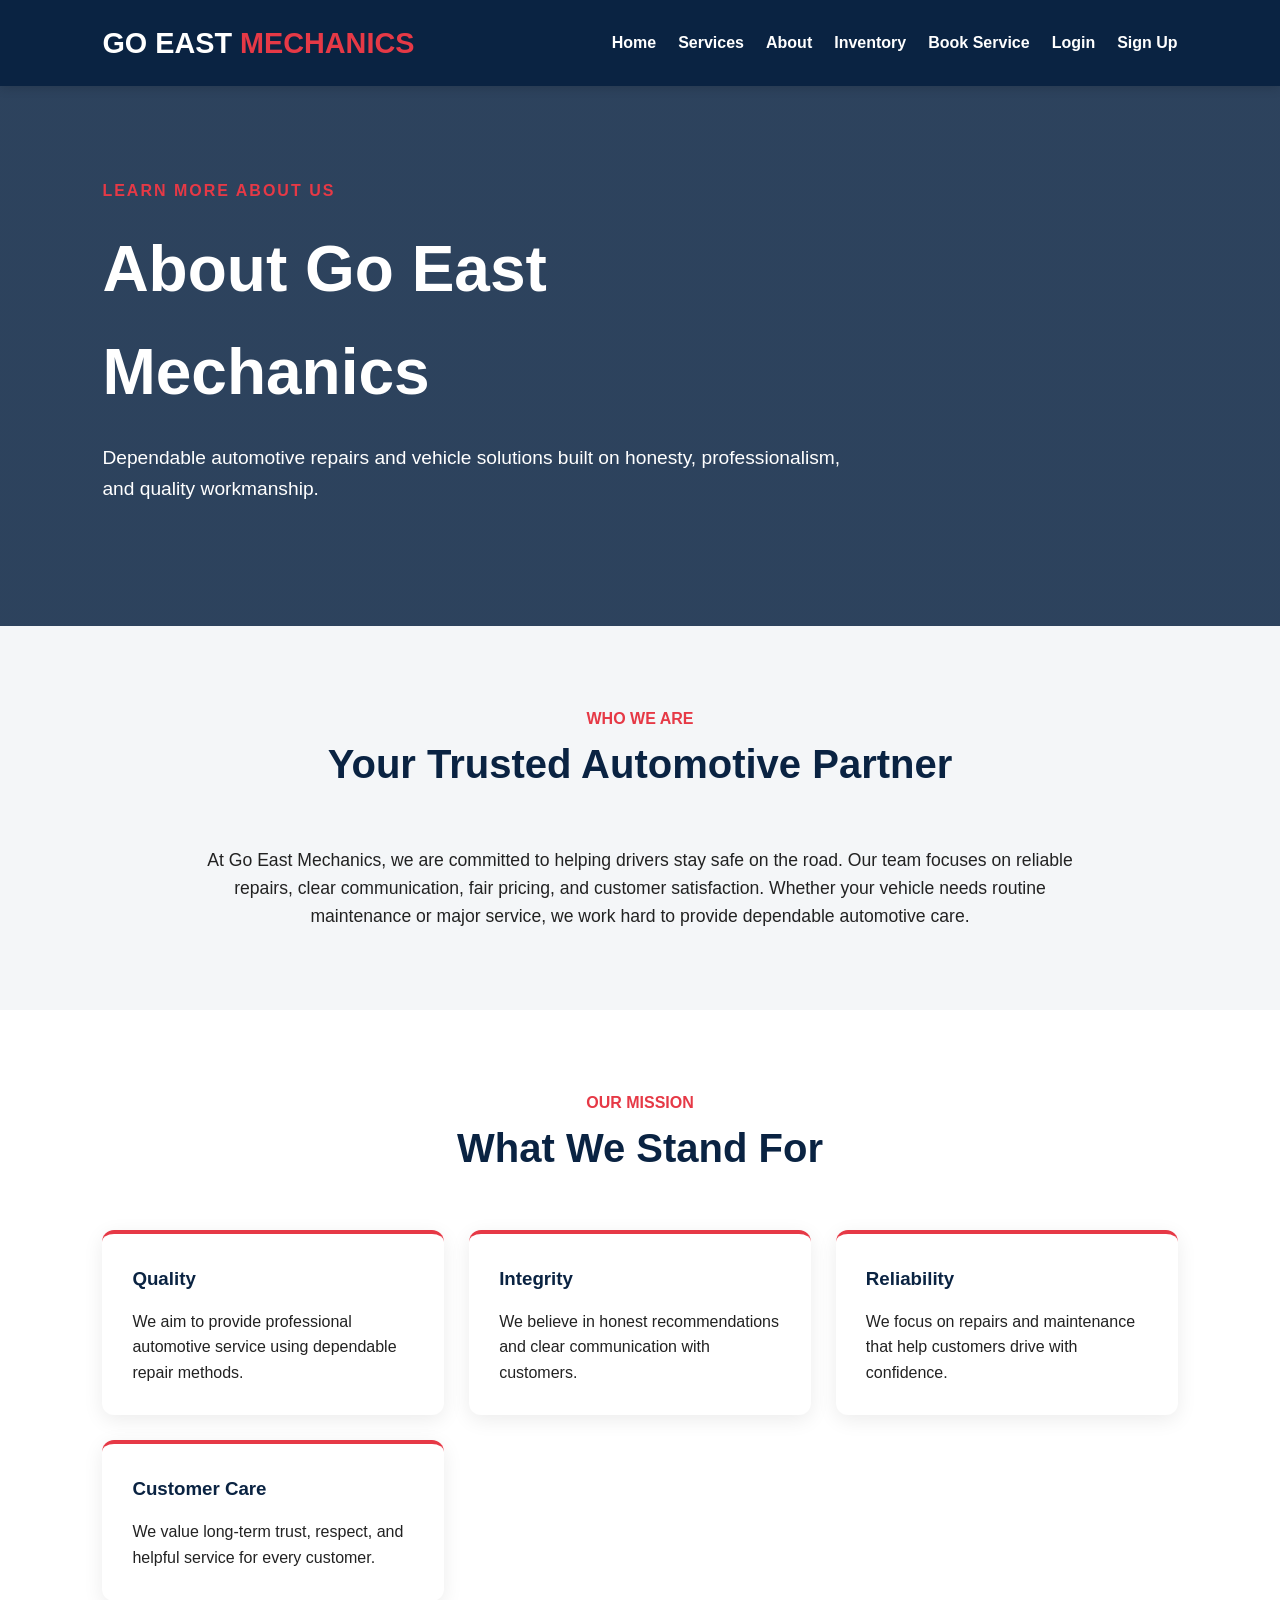
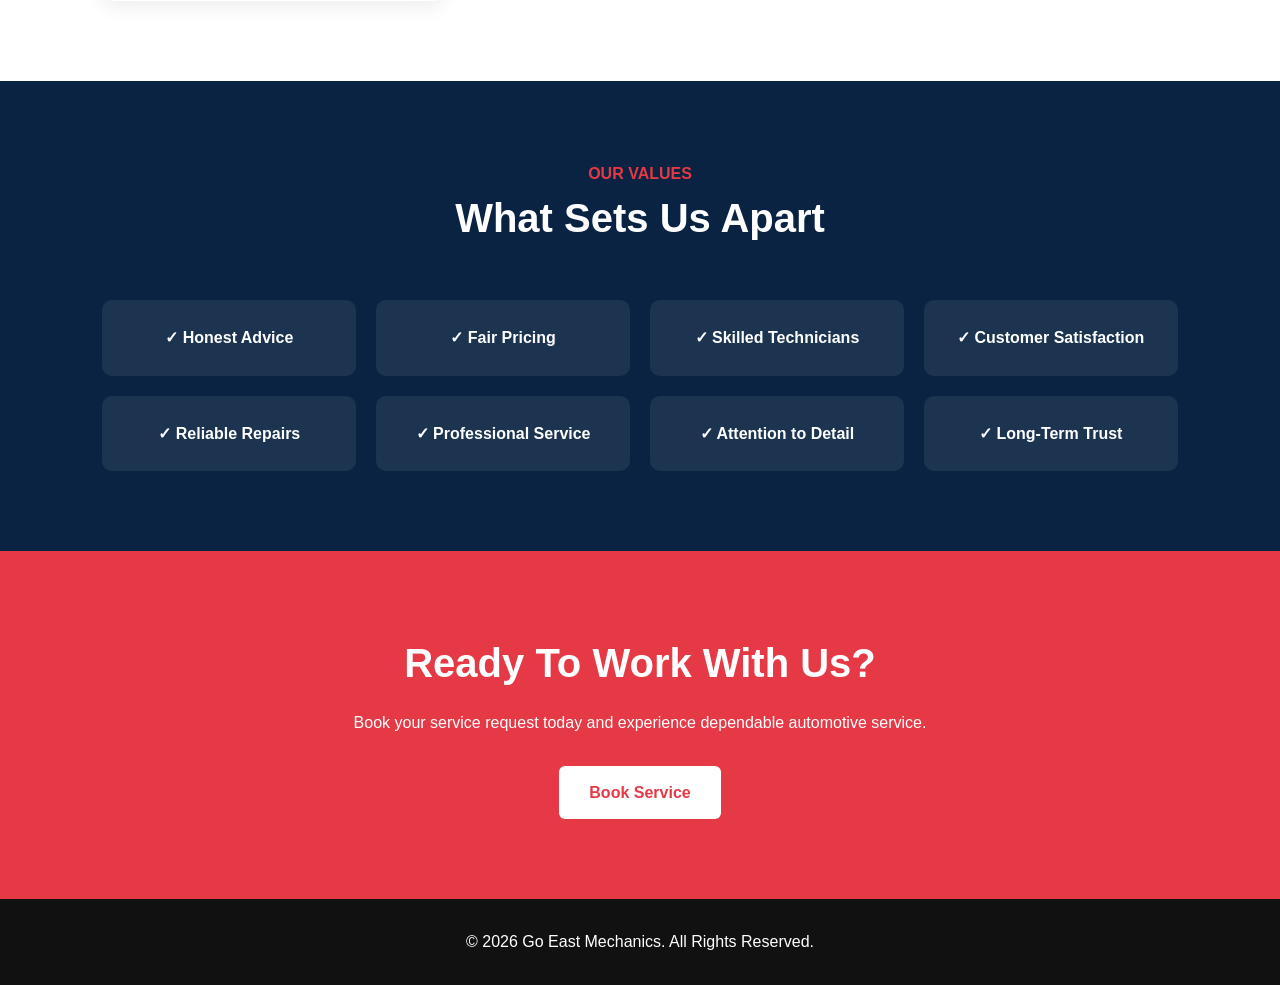
<file: about.html>
<!DOCTYPE html>
<html lang="en">
<head>
  <meta charset="UTF-8">
  <meta name="viewport" content="width=device-width, initial-scale=1.0">
  <title>About Us | Go East Mechanics</title>
  <link rel="stylesheet" href="css/style.css">
</head>
<body>

  <header class="navbar">
    <div class="logo">GO EAST <span>MECHANICS</span></div>

    <nav class="nav-links" id="navLinks">
      <a href="index.html">Home</a>
      <a href="services.html">Services</a>
      <a href="about.html">About</a>
      <a href="inventory.html">Inventory</a>
      <a href="contact.html">Book Service</a>
      <a href="login.html">Login</a>
      <a href="signup.html">Sign Up</a>
    </nav>

    <button class="menu-btn" id="menuBtn">☰</button>
  </header>

  <section class="hero page-hero">
    <div class="hero-content">
      <p class="tagline">Learn More About Us</p>
      <h1>About Go East Mechanics</h1>
      <p class="hero-text">
        Dependable automotive repairs and vehicle solutions built on honesty,
        professionalism, and quality workmanship.
      </p>
    </div>
  </section>

  <section class="section">
    <div class="section-title">
      <p>Who We Are</p>
      <h2>Your Trusted Automotive Partner</h2>
    </div>

    <p class="center-text">
      At Go East Mechanics, we are committed to helping drivers stay safe on the road.
      Our team focuses on reliable repairs, clear communication, fair pricing, and
      customer satisfaction. Whether your vehicle needs routine maintenance or major
      service, we work hard to provide dependable automotive care.
    </p>
  </section>

  <section class="section services-preview">
    <div class="section-title">
      <p>Our Mission</p>
      <h2>What We Stand For</h2>
    </div>

    <div class="cards">
      <div class="card">
        <h3>Quality</h3>
        <p>We aim to provide professional automotive service using dependable repair methods.</p>
      </div>

      <div class="card">
        <h3>Integrity</h3>
        <p>We believe in honest recommendations and clear communication with customers.</p>
      </div>

      <div class="card">
        <h3>Reliability</h3>
        <p>We focus on repairs and maintenance that help customers drive with confidence.</p>
      </div>

      <div class="card">
        <h3>Customer Care</h3>
        <p>We value long-term trust, respect, and helpful service for every customer.</p>
      </div>
    </div>
  </section>

  <section class="section why-us">
    <div class="section-title">
      <p>Our Values</p>
      <h2>What Sets Us Apart</h2>
    </div>

    <div class="why-grid">
      <div>✓ Honest Advice</div>
      <div>✓ Fair Pricing</div>
      <div>✓ Skilled Technicians</div>
      <div>✓ Customer Satisfaction</div>
      <div>✓ Reliable Repairs</div>
      <div>✓ Professional Service</div>
      <div>✓ Attention to Detail</div>
      <div>✓ Long-Term Trust</div>
    </div>
  </section>

  <section class="cta">
    <h2>Ready To Work With Us?</h2>
    <p>Book your service request today and experience dependable automotive service.</p>
    <a href="contact.html" class="btn primary-btn">Book Service</a>
  </section>

  <footer>
    <p>© 2026 Go East Mechanics. All Rights Reserved.</p>
  </footer>

  <script src="js/script.js"></script>
</body>
</html>
</file>
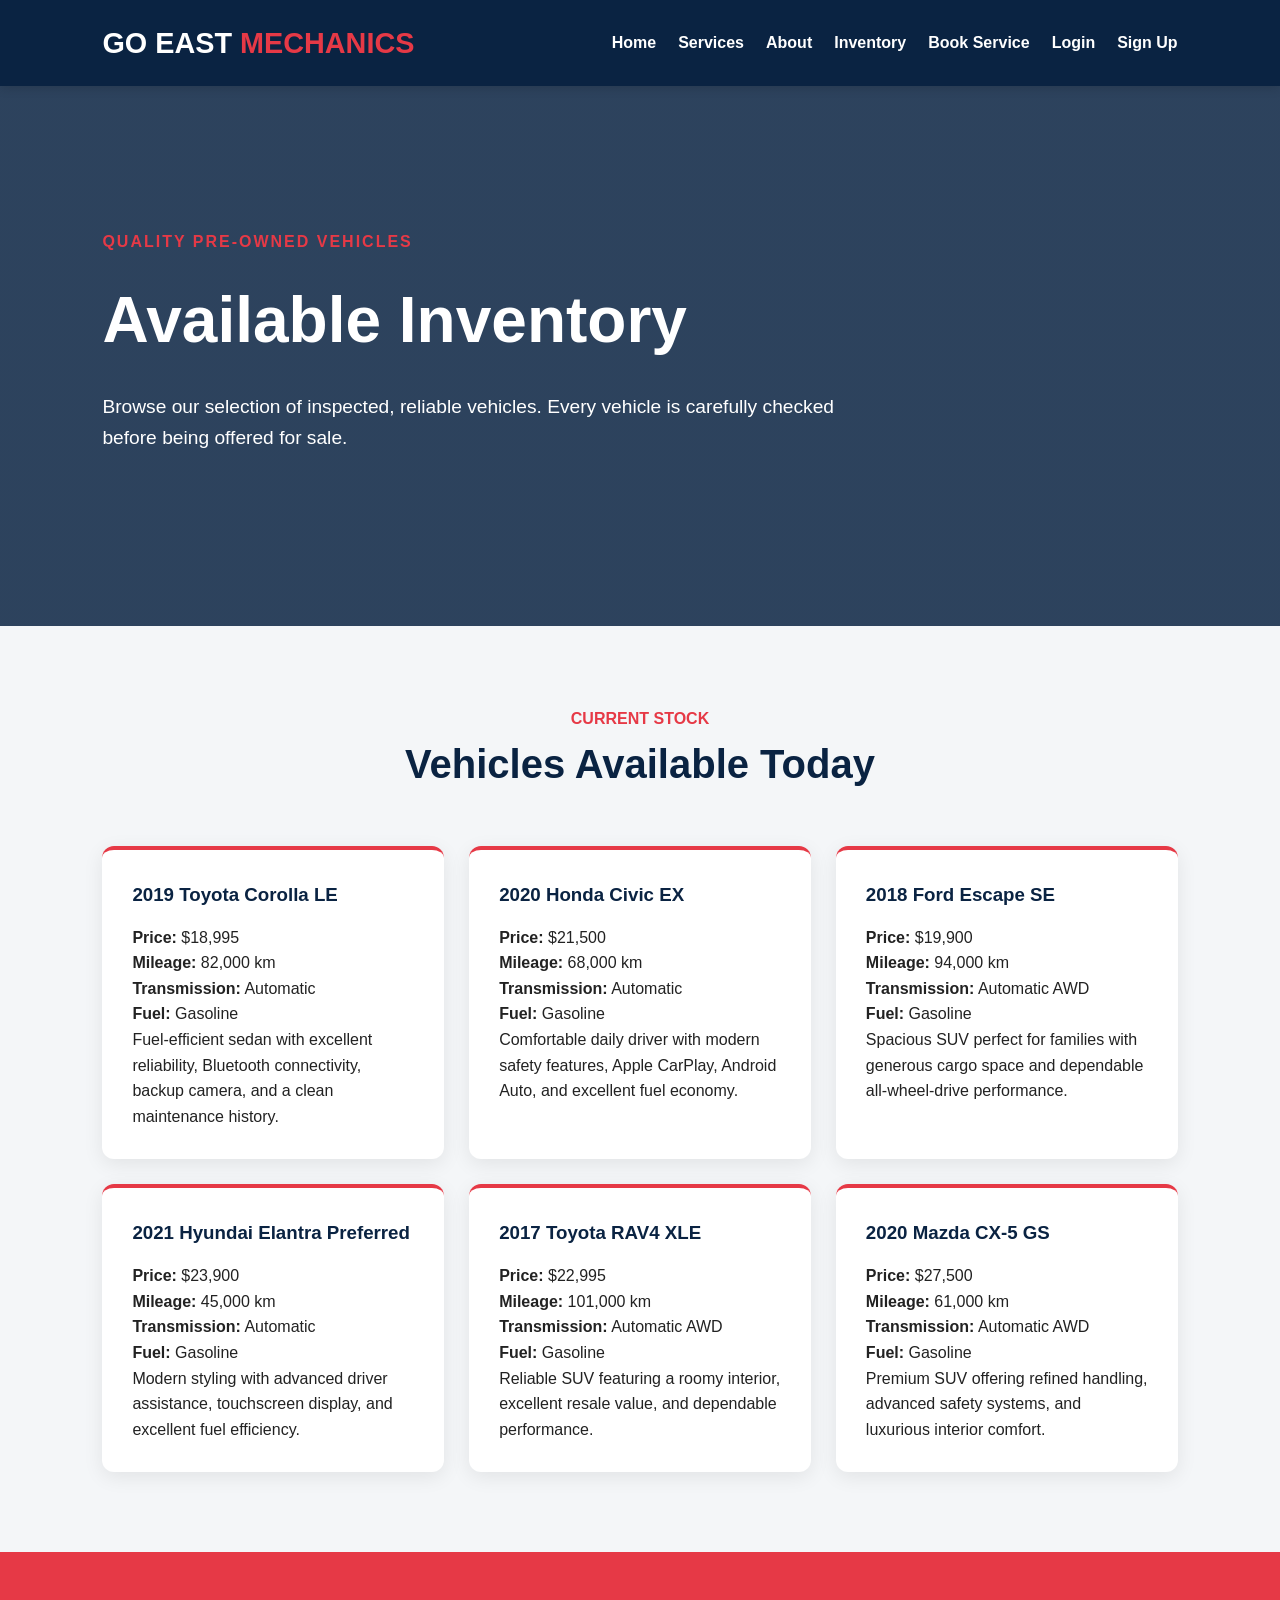
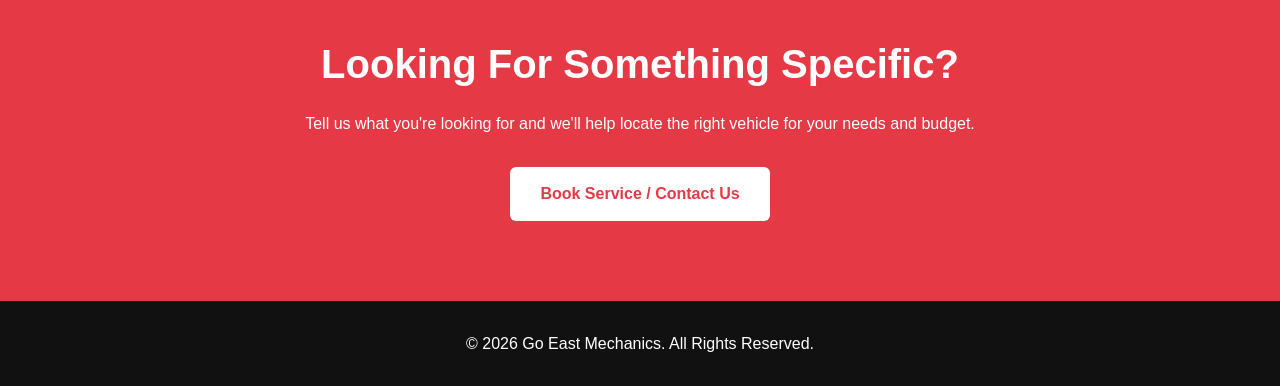
<file: inventory.html>
<!DOCTYPE html>
<html lang="en">
<head>
  <meta charset="UTF-8">
  <meta name="viewport" content="width=device-width, initial-scale=1.0">
  <title>Vehicle Inventory | Go East Mechanics</title>

  <link rel="stylesheet" href="css/style.css">
</head>

<body>

<header class="navbar">

    <div class="logo">
        GO EAST <span>MECHANICS</span>
    </div>

    <nav class="nav-links" id="navLinks">
        <a href="index.html">Home</a>
        <a href="services.html">Services</a>
        <a href="about.html">About</a>
        <a href="inventory.html">Inventory</a>
        <a href="contact.html">Book Service</a>
        <a href="login.html">Login</a>
        <a href="signup.html">Sign Up</a>
    </nav>

    <button class="menu-btn" id="menuBtn">☰</button>

</header>

<section class="hero page-hero">

    <div class="hero-content">

        <p class="tagline">Quality Pre-Owned Vehicles</p>

        <h1>Available Inventory</h1>

        <p class="hero-text">
            Browse our selection of inspected, reliable vehicles.
            Every vehicle is carefully checked before being offered for sale.
        </p>

    </div>

</section>

<section class="section">

    <div class="section-title">
        <p>Current Stock</p>
        <h2>Vehicles Available Today</h2>
    </div>

    <div class="cards">

        <div class="card">
            <h3>2019 Toyota Corolla LE</h3>

            <p><strong>Price:</strong> $18,995</p>
            <p><strong>Mileage:</strong> 82,000 km</p>
            <p><strong>Transmission:</strong> Automatic</p>
            <p><strong>Fuel:</strong> Gasoline</p>

            <p>
                Fuel-efficient sedan with excellent reliability,
                Bluetooth connectivity, backup camera,
                and a clean maintenance history.
            </p>
        </div>

        <div class="card">
            <h3>2020 Honda Civic EX</h3>

            <p><strong>Price:</strong> $21,500</p>
            <p><strong>Mileage:</strong> 68,000 km</p>
            <p><strong>Transmission:</strong> Automatic</p>
            <p><strong>Fuel:</strong> Gasoline</p>

            <p>
                Comfortable daily driver with modern safety features,
                Apple CarPlay, Android Auto, and excellent fuel economy.
            </p>
        </div>

        <div class="card">
            <h3>2018 Ford Escape SE</h3>

            <p><strong>Price:</strong> $19,900</p>
            <p><strong>Mileage:</strong> 94,000 km</p>
            <p><strong>Transmission:</strong> Automatic AWD</p>
            <p><strong>Fuel:</strong> Gasoline</p>

            <p>
                Spacious SUV perfect for families with generous cargo space
                and dependable all-wheel-drive performance.
            </p>
        </div>

        <div class="card">
            <h3>2021 Hyundai Elantra Preferred</h3>

            <p><strong>Price:</strong> $23,900</p>
            <p><strong>Mileage:</strong> 45,000 km</p>
            <p><strong>Transmission:</strong> Automatic</p>
            <p><strong>Fuel:</strong> Gasoline</p>

            <p>
                Modern styling with advanced driver assistance,
                touchscreen display, and excellent fuel efficiency.
            </p>
        </div>

        <div class="card">
            <h3>2017 Toyota RAV4 XLE</h3>

            <p><strong>Price:</strong> $22,995</p>
            <p><strong>Mileage:</strong> 101,000 km</p>
            <p><strong>Transmission:</strong> Automatic AWD</p>
            <p><strong>Fuel:</strong> Gasoline</p>

            <p>
                Reliable SUV featuring a roomy interior,
                excellent resale value, and dependable performance.
            </p>
        </div>

        <div class="card">
            <h3>2020 Mazda CX-5 GS</h3>

            <p><strong>Price:</strong> $27,500</p>
            <p><strong>Mileage:</strong> 61,000 km</p>
            <p><strong>Transmission:</strong> Automatic AWD</p>
            <p><strong>Fuel:</strong> Gasoline</p>

            <p>
                Premium SUV offering refined handling,
                advanced safety systems,
                and luxurious interior comfort.
            </p>
        </div>

    </div>

</section>

<section class="cta">

    <h2>Looking For Something Specific?</h2>

    <p>
        Tell us what you're looking for and we'll help locate
        the right vehicle for your needs and budget.
    </p>

    <a href="contact.html" class="btn primary-btn">
        Book Service / Contact Us
    </a>

</section>

<footer>

    <p>© 2026 Go East Mechanics. All Rights Reserved.</p>

</footer>

<script src="js/script.js"></script>

</body>
</html>
</file>
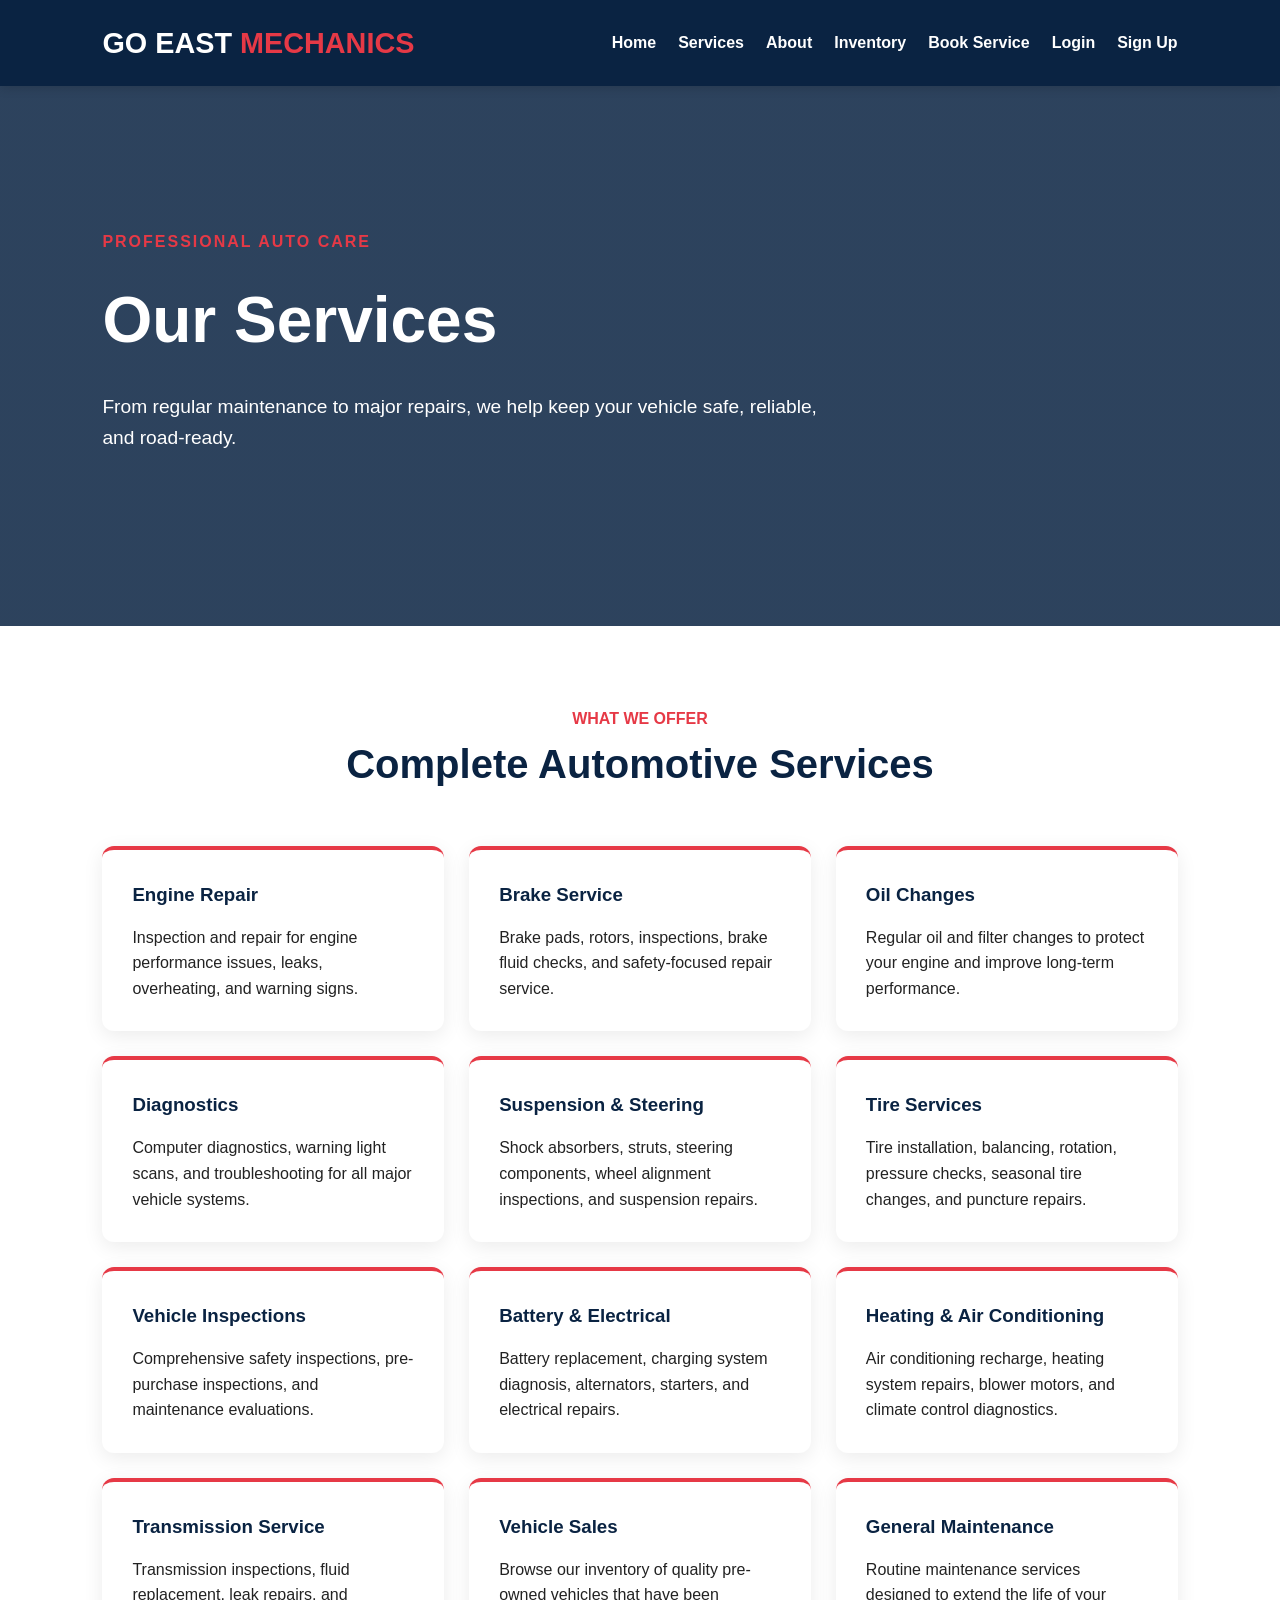
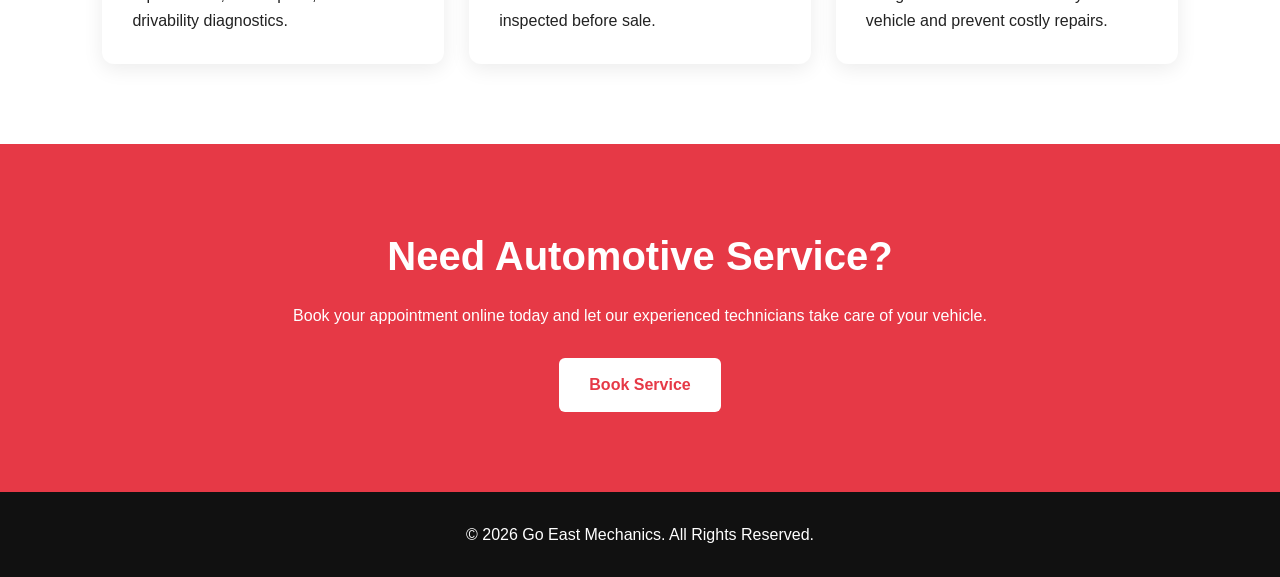
<file: services.html>
<!DOCTYPE html>
<html lang="en">
<head>
  <meta charset="UTF-8">
  <meta name="viewport" content="width=device-width, initial-scale=1.0">
  <title>Services | Go East Mechanics</title>
  <link rel="stylesheet" href="css/style.css">
</head>
<body>

  <header class="navbar">
    <div class="logo">GO EAST <span>MECHANICS</span></div>

    <nav class="nav-links" id="navLinks">
      <a href="index.html">Home</a>
      <a href="services.html">Services</a>
      <a href="about.html">About</a>
      <a href="inventory.html">Inventory</a>
      <a href="contact.html">Book Service</a>
      <a href="login.html">Login</a>
      <a href="signup.html">Sign Up</a>
    </nav>

    <button class="menu-btn" id="menuBtn">☰</button>
  </header>

  <section class="hero" style="min-height:60vh;">
    <div class="hero-content">
      <p class="tagline">Professional Auto Care</p>
      <h1>Our Services</h1>
      <p class="hero-text">
        From regular maintenance to major repairs, we help keep your vehicle safe, reliable, and road-ready.
      </p>
    </div>
  </section>

  <section class="section services-preview">

    <div class="section-title">
      <p>What We Offer</p>
      <h2>Complete Automotive Services</h2>
    </div>

    <div class="cards">

      <div class="card">
        <h3>Engine Repair</h3>
        <p>Inspection and repair for engine performance issues, leaks, overheating, and warning signs.</p>
      </div>

      <div class="card">
        <h3>Brake Service</h3>
        <p>Brake pads, rotors, inspections, brake fluid checks, and safety-focused repair service.</p>
      </div>

      <div class="card">
        <h3>Oil Changes</h3>
        <p>Regular oil and filter changes to protect your engine and improve long-term performance.</p>
      </div>

      <div class="card">
        <h3>Diagnostics</h3>
        <p>Computer diagnostics, warning light scans, and troubleshooting for all major vehicle systems.</p>
      </div>

      <div class="card">
        <h3>Suspension & Steering</h3>
        <p>Shock absorbers, struts, steering components, wheel alignment inspections, and suspension repairs.</p>
      </div>

      <div class="card">
        <h3>Tire Services</h3>
        <p>Tire installation, balancing, rotation, pressure checks, seasonal tire changes, and puncture repairs.</p>
      </div>

      <div class="card">
        <h3>Vehicle Inspections</h3>
        <p>Comprehensive safety inspections, pre-purchase inspections, and maintenance evaluations.</p>
      </div>

      <div class="card">
        <h3>Battery & Electrical</h3>
        <p>Battery replacement, charging system diagnosis, alternators, starters, and electrical repairs.</p>
      </div>

      <div class="card">
        <h3>Heating & Air Conditioning</h3>
        <p>Air conditioning recharge, heating system repairs, blower motors, and climate control diagnostics.</p>
      </div>

      <div class="card">
        <h3>Transmission Service</h3>
        <p>Transmission inspections, fluid replacement, leak repairs, and drivability diagnostics.</p>
      </div>

      <div class="card">
        <h3>Vehicle Sales</h3>
        <p>Browse our inventory of quality pre-owned vehicles that have been inspected before sale.</p>
      </div>

      <div class="card">
        <h3>General Maintenance</h3>
        <p>Routine maintenance services designed to extend the life of your vehicle and prevent costly repairs.</p>
      </div>

    </div>

  </section>

  <section class="cta">
    <h2>Need Automotive Service?</h2>
    <p>Book your appointment online today and let our experienced technicians take care of your vehicle.</p>

    <a href="contact.html" class="btn primary-btn">
      Book Service
    </a>
  </section>

  <footer>
    <p>© 2026 Go East Mechanics. All Rights Reserved.</p>
  </footer>

  <script src="js/script.js"></script>

</body>
</html>
</file>
<file: css/style.css>
/* ===== Website reset, fonts, and general page setup ===== */

* {
    margin: 0;
    padding: 0;
    box-sizing: border-box;
}

html {
    scroll-behavior: smooth;
}

body {
    font-family: 'Segoe UI', Tahoma, Geneva, Verdana, sans-serif;
    background-color: #f4f6f8;
    color: #222;
    line-height: 1.6;
}

/* ===== Navigation and hero banner styling ===== */

.navbar {
    background: #0A2342;
    color: white;
    padding: 20px 8%;
    display: flex;
    justify-content: space-between;
    align-items: center;
    position: sticky;
    top: 0;
    z-index: 1000;
    box-shadow: 0 2px 10px rgba(0,0,0,.15);
}

.logo {
    font-size: 1.8rem;
    font-weight: 700;
    white-space: nowrap;
}

.logo span {
    color: #E63946;
}

.nav-links {
    display: flex;
    gap: 22px;
    align-items: center;
}

.nav-links a {
    color: white;
    text-decoration: none;
    font-weight: 600;
    transition: .3s;
    white-space: nowrap;
}

.nav-links a:hover {
    color: #E63946;
}

/* Auth links injected by js/script.js */
#authNavLinks {
    display: flex;
    align-items: center;
    gap: 22px;
}

/* Public logged-in profile badge */
.public-profile-badge {
    min-width: 170px;
    padding: 8px 14px;
    border-radius: 14px;
    background: rgba(255,255,255,.1);
    display: flex;
    flex-direction: column;
    justify-content: center;
    line-height: 1.2;
}

.public-profile-badge strong {
    color: white;
    font-size: .9rem;
    font-weight: 700;
}

.public-profile-badge span {
    color: #dce7f2;
    font-size: .78rem;
    margin-top: 3px;
}

.hidden {
    display: none !important;
}

.menu-btn {
    display: none;
    background: transparent;
    border: none;
    color: white;
    font-size: 2rem;
    cursor: pointer;
}

.hero {
    min-height: 85vh;
    background: linear-gradient(
        rgba(10,35,66,.85),
        rgba(10,35,66,.85)
    ),
    url("https://images.unsplash.com/photo-1613214149922-f1809c99b414?auto=format&fit=crop&w=1600&q=80");
    background-size: cover;
    background-position: center;
    display: flex;
    align-items: center;
    color: white;
    padding: 0 8%;
}

.page-hero {
    min-height: 60vh;
}

.hero-content {
    max-width: 750px;
}

.tagline {
    color: #E63946;
    text-transform: uppercase;
    font-weight: bold;
    letter-spacing: 2px;
    margin-bottom: 15px;
}

.hero h1 {
    font-size: 4rem;
    margin-bottom: 20px;
}

.hero-text {
    font-size: 1.2rem;
    margin-bottom: 30px;
}

.hero-buttons {
    display: flex;
    gap: 15px;
    flex-wrap: wrap;
}

/* ===== Sections, cards, and buttons used across pages ===== */

.section {
    padding: 80px 8%;
}

.section-title {
    text-align: center;
    margin-bottom: 50px;
}

.section-title p {
    color: #E63946;
    text-transform: uppercase;
    font-weight: bold;
}

.section-title h2 {
    font-size: 2.5rem;
    color: #0A2342;
}

.center-text {
    max-width: 900px;
    margin: auto;
    text-align: center;
    font-size: 1.1rem;
}

.services-preview {
    background: white;
}

.cards {
    display: grid;
    grid-template-columns: repeat(auto-fit,minmax(260px,1fr));
    gap: 25px;
}

.card {
    background: white;
    padding: 30px;
    border-radius: 12px;
    box-shadow: 0 5px 20px rgba(0,0,0,.08);
    transition: .3s;
    border-top: 4px solid #E63946;
}

.card:hover {
    transform: translateY(-8px);
}

.card h3 {
    color: #0A2342;
    margin-bottom: 15px;
}

.btn {
    display: inline-block;
    padding: 14px 30px;
    text-decoration: none;
    border-radius: 6px;
    font-weight: bold;
    transition: .3s;
}

.primary-btn {
    background: #E63946;
    color: white;
}

.secondary-btn {
    background: white;
    color: #0A2342;
}

.primary-btn:hover,
.secondary-btn:hover {
    transform: translateY(-3px);
    opacity: .9;
}

/* ===== Why-us, contact form, CTA, footer, and mobile layout ===== */

.why-us {
    background: #0A2342;
    color: white;
}

.why-us .section-title h2 {
    color: white;
}

.why-grid {
    display: grid;
    grid-template-columns: repeat(auto-fit,minmax(220px,1fr));
    gap: 20px;
}

.why-grid div {
    background: rgba(255,255,255,.08);
    padding: 25px;
    border-radius: 10px;
    text-align: center;
    font-weight: 600;
}

.contact-form {
    max-width: 850px;
    margin: auto;
    display: flex;
    flex-direction: column;
    gap: 20px;
}

.contact-form input,
.contact-form textarea {
    width: 100%;
    padding: 16px;
    border: 1px solid #d9d9d9;
    border-radius: 8px;
    font-size: 1rem;
}

.contact-form textarea {
    min-height: 180px;
    resize: vertical;
}

.contact-form button {
    border: none;
    cursor: pointer;
}

.cta {
    background: #E63946;
    color: white;
    text-align: center;
    padding: 80px 8%;
}

.cta h2 {
    font-size: 2.5rem;
    margin-bottom: 15px;
}

.cta p {
    margin-bottom: 30px;
}

.cta .primary-btn {
    background: white;
    color: #E63946;
}

footer {
    background: #111;
    color: white;
    text-align: center;
    padding: 30px;
}

/* ===== Responsive layout ===== */

@media(max-width: 1100px) {
    .navbar {
        padding: 18px 5%;
    }

    .nav-links {
        gap: 15px;
    }

    #authNavLinks {
        gap: 15px;
    }

    .public-profile-badge {
        min-width: 145px;
        padding: 8px 12px;
    }
}

@media(max-width: 900px) {
    .nav-links {
        gap: 14px;
        font-size: .9rem;
    }

    .hero h1 {
        font-size: 3rem;
    }

    .public-profile-badge {
        display: none;
    }
}

@media(max-width: 768px) {
    .menu-btn {
        display: block;
    }

    .nav-links {
        display: none;
        flex-direction: column;
        position: absolute;
        right: 20px;
        top: 80px;
        background: #0A2342;
        padding: 20px;
        border-radius: 10px;
        width: 260px;
        align-items: flex-start;
    }

    .nav-links.active {
        display: flex;
    }

    #authNavLinks {
        flex-direction: column;
        align-items: flex-start;
        gap: 14px;
    }

    .public-profile-badge {
        display: flex;
        width: 100%;
        min-width: unset;
        margin-top: 8px;
    }

    .hero h1 {
        font-size: 2.5rem;
    }

    .section-title h2,
    .cta h2 {
        font-size: 2rem;
    }
}
</file>
